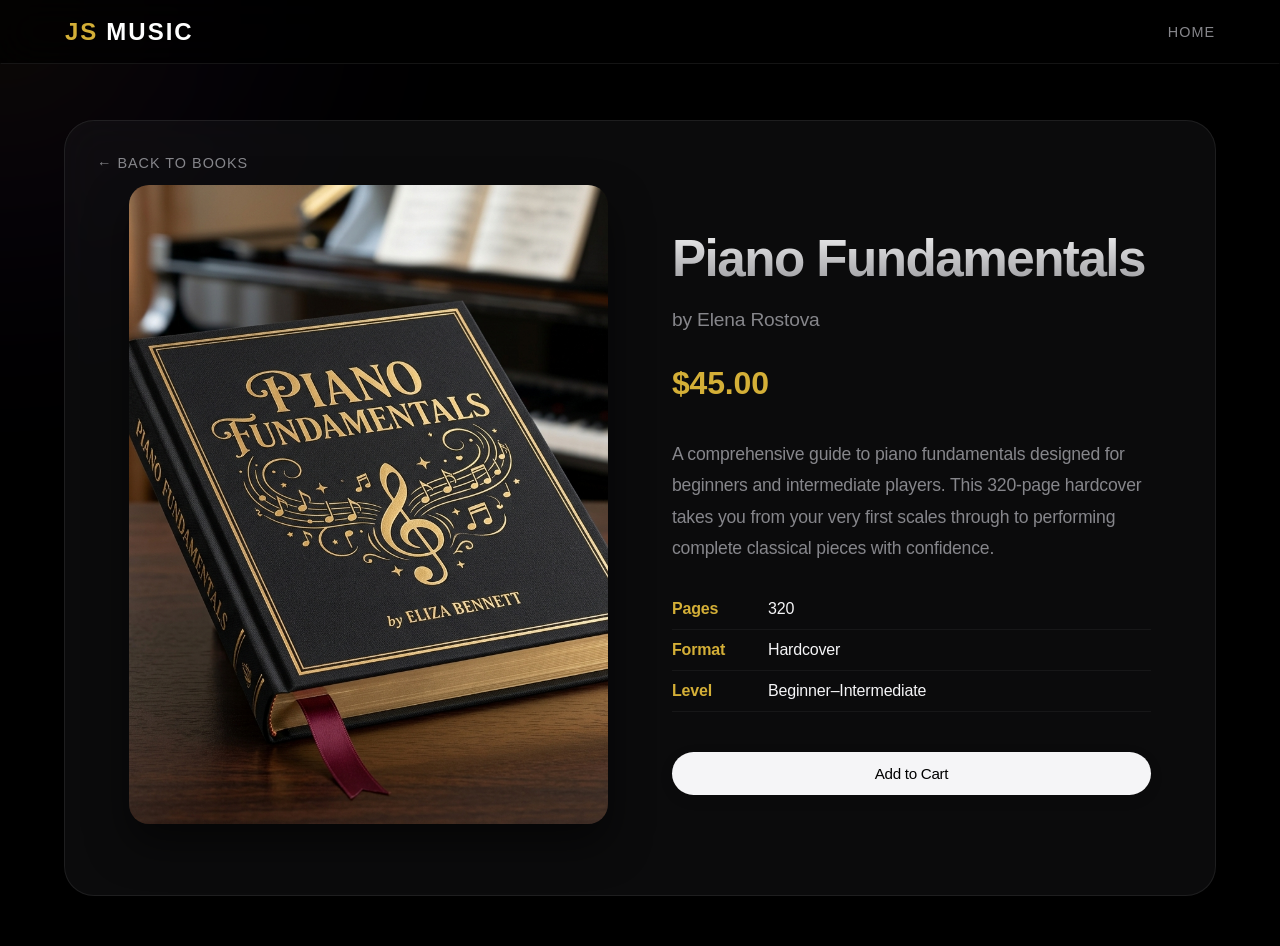
<file: book-details.html>
<!DOCTYPE html>
<html lang="en">
<head>
    <meta charset="UTF-8">
    <meta name="viewport" content="width=device-width, initial-scale=1.0">
    <title>Book Details | JS Music</title>
    
    <!-- Google Fonts -->
    <link rel="preconnect" href="https://fonts.googleapis.com">
    <link rel="preconnect" href="https://fonts.gstatic.com" crossorigin>
    <link href="https://fonts.googleapis.com/css2?family=Inter:wght@300;400;600;700&family=Playfair+Display:ital,wght@0,400;0,700;1,400&display=swap" rel="stylesheet">
    
    <link rel="stylesheet" href="styles.css">
    
    <!-- GSAP for Animations -->
    <script src="https://cdnjs.cloudflare.com/ajax/libs/gsap/3.12.2/gsap.min.js"></script>
    <style>
        .book-details-page {
            padding: 120px 5% 50px;
            min-height: 100vh;
            display: flex;
            align-items: center;
            justify-content: center;
        }
        
        .book-details-container {
            max-width: 1200px;
            width: 100%;
            display: grid;
            grid-template-columns: 1fr 1fr;
            gap: 4rem;
            align-items: center;
            background: var(--card-bg);
            border: 1px solid var(--border-color);
            border-radius: 30px;
            padding: 4rem;
            backdrop-filter: blur(20px);
            opacity: 0;
            transform: translateY(30px);
        }

        .back-btn {
            position: absolute;
            top: 2rem;
            left: 2rem;
            color: var(--text-secondary);
            text-decoration: none;
            display: flex;
            align-items: center;
            gap: 0.5rem;
            transition: color 0.3s ease;
            font-size: 0.9rem;
            text-transform: uppercase;
            letter-spacing: 1px;
        }

        .back-btn:hover {
            color: var(--accent);
        }

        .book-details-img {
            width: 100%;
            border-radius: 20px;
            box-shadow: 0 20px 40px rgba(0,0,0,0.5);
            aspect-ratio: 3/4;
            object-fit: cover;
        }
        
        .book-placeholder {
            width: 100%;
            aspect-ratio: 3/4;
            border-radius: 20px;
            display: flex;
            align-items: center;
            justify-content: center;
            text-align: center;
            padding: 20px;
            border: 1px solid var(--accent);
            box-shadow: 0 20px 40px rgba(0,0,0,0.5);
        }

        .book-info-large h1 {
            font-size: clamp(2.5rem, 4vw, 3.5rem);
            margin-bottom: 0.5rem;
        }

        .book-info-large .author {
            color: var(--text-secondary);
            font-size: 1.2rem;
            margin-bottom: 1.5rem;
            display: block;
        }

        .book-info-large .price {
            font-size: 2rem;
            color: var(--accent);
            font-weight: 700;
            margin-bottom: 2rem;
        }

        .book-info-large p {
            color: var(--text-secondary);
            line-height: 1.8;
            margin-bottom: 1.5rem;
            font-size: 1.1rem;
        }

        .book-info-large ul {
            list-style: none;
            margin-bottom: 2.5rem;
        }

        .book-info-large ul li {
            padding: 0.5rem 0;
            border-bottom: 1px solid rgba(255,255,255,0.05);
            display: flex;
            gap: 1rem;
        }

        .book-info-large ul li span {
            color: var(--accent);
            font-weight: 600;
            min-width: 80px;
        }

        @media (max-width: 900px) {
            .book-details-container {
                grid-template-columns: 1fr;
                padding: 2.5rem;
            }
            .book-details-img, .book-placeholder {
                max-width: 400px;
                margin: 0 auto;
            }
        }
    </style>
</head>
<body>
    <div id="ambient-glow"></div>

    <!-- Navigation -->
    <nav class="scrolled">
        <a href="index.html" class="logo">
            <span class="text-gold">JS</span> MUSIC
        </a>
        <ul class="nav-links">
            <li><a href="index.html">Home</a></li>
            <li class="cart-nav-item" id="cart-nav-item"><a href="#" id="cart-nav-btn" class="text-gold" style="font-weight: 600;">🛒 Cart (<span id="cart-count">0</span>)</a></li>
        </ul>
    </nav>

    <div class="book-details-page">
        <div class="book-details-container" id="book-container" style="position: relative;">
            <a href="index.html#books" class="back-btn">← Back to Books</a>
            
            <div id="book-image-wrapper">
                <!-- Image injected here -->
            </div>
            
            <div class="book-info-large" id="book-info">
                <!-- Info injected here -->
            </div>
        </div>
    </div>

    <!-- Cart Modal from main page -->
    <div class="cart-overlay" id="cart-overlay"></div>
    <div class="cart-modal" id="cart-modal">
        <div class="cart-content">
            <button class="close-cart" id="close-cart">&times;</button>
            <h2 class="text-gradient" style="margin-bottom: 2rem;">Your Cart</h2>
            
            <div class="cart-items" id="cart-items">
                <p class="empty-cart">Your cart is empty.</p>
            </div>
            
            <div class="cart-summary" id="cart-summary" style="display: none;">
                <div class="cart-total" style="font-size: 1.5rem; font-weight: bold; margin: 1.5rem 0; border-top: 1px solid rgba(255,255,255,0.1); padding-top: 1rem;">
                    Total: <span class="text-gold">$<span id="cart-total-amount">0.00</span></span>
                </div>
                
                <h3 style="margin-bottom:1rem; font-family: var(--font-main);">Secure Checkout</h3>
                <form class="checkout-form" id="checkout-form">
                    <input type="text" class="form-input" placeholder="Cardholder Name" required style="margin-bottom: 1rem;">
                    <input type="text" class="form-input" placeholder="Card Number (Dummy 16 digits)" required pattern="\d{16}" title="Please enter 16 digits" style="margin-bottom: 1rem;">
                    <div style="display:flex; gap:1rem; margin-bottom: 1rem;">
                        <input type="text" class="form-input" placeholder="MM/YY" required pattern="\d\d/\d\d" title="MM/YY">
                        <input type="text" class="form-input" placeholder="CVC" required pattern="\d{3,4}">
                    </div>
                    <button type="submit" class="btn btn-primary" style="width:100%; text-align:center;">Pay Now</button>
                </form>
            </div>
        </div>
    </div>

    <!-- Toast Notification for Adding to Cart -->
    <div id="toast-container" style="position: fixed; bottom: 2rem; right: 2rem; z-index: 9999; display: flex; flex-direction: column; gap: 1rem;"></div>

    <script>
        const booksDatabase = {
            '1': {
                title: "Piano Fundamentals",
                author: "Elena Rostova",
                price: 45.00,
                image: "book_cover1_1779692282630.png",
                desc: "A comprehensive guide to piano fundamentals designed for beginners and intermediate players. This 320-page hardcover takes you from your very first scales through to performing complete classical pieces with confidence.",
                pages: "320",
                format: "Hardcover",
                level: "Beginner–Intermediate"
            },
            '2': {
                title: "Theory Mastery",
                author: "Dr. James Sterling",
                price: 55.00,
                image: "book_cover2_1779692402401.png",
                desc: "The definitive music theory textbook used in our advanced classes. Dr. Sterling breaks down complex theoretical concepts into intuitive, easy-to-understand lessons with practical exercises throughout.",
                pages: "480",
                format: "Hardcover",
                level: "Intermediate–Advanced"
            },
            '3': {
                title: "Strings & Harmony",
                author: "Marcus Chen",
                price: 40.00,
                isGradient: true,
                gradient: "linear-gradient(135deg, #4a0000, #1a0000)",
                desc: "A beautifully illustrated guide to string instruments and harmonic theory. This book bridges the gap between guitar and orchestral string knowledge, giving you a holistic understanding of string-based music.",
                pages: "280",
                format: "Paperback",
                level: "All Levels"
            },
            '4': {
                title: "Rhythm & Soul",
                author: "Sarah Jenkins",
                price: 35.00,
                isGradient: true,
                gradient: "linear-gradient(135deg, #001a0d, #000a05)",
                desc: "Explore the rhythmic foundations of music across genres — from classical time signatures to jazz syncopation, gospel grooves, and contemporary beats. An essential read for any aspiring musician.",
                pages: "250",
                format: "Paperback",
                level: "Beginner–Intermediate"
            }
        };

        document.addEventListener("DOMContentLoaded", () => {
            const urlParams = new URLSearchParams(window.location.search);
            const bookId = urlParams.get('id') || '1'; // default to 1
            const book = booksDatabase[bookId];

            if (book) {
                // Set Image
                const imgWrapper = document.getElementById('book-image-wrapper');
                if (book.isGradient) {
                    imgWrapper.innerHTML = `
                        <div class="book-placeholder" style="background: ${book.gradient};">
                            <h4 style="color: #d4af37; font-family: 'Playfair Display'; font-size: 2rem; text-transform: uppercase;">${book.title.replace(' & ', '<br>&<br>')}</h4>
                        </div>
                    `;
                } else {
                    imgWrapper.innerHTML = `<img src="${book.image}" alt="${book.title}" class="book-details-img">`;
                }

                // Set Info
                const infoWrapper = document.getElementById('book-info');
                infoWrapper.innerHTML = `
                    <h1 class="text-gradient">${book.title}</h1>
                    <span class="author">by ${book.author}</span>
                    <div class="price">$${book.price.toFixed(2)}</div>
                    <p>${book.desc}</p>
                    <ul>
                        <li><span>Pages</span> ${book.pages}</li>
                        <li><span>Format</span> ${book.format}</li>
                        <li><span>Level</span> ${book.level}</li>
                    </ul>
                    <button class="btn btn-primary add-to-cart-detail" style="width: 100%; text-align: center;">Add to Cart</button>
                `;

                // Add to Cart Logic
                document.querySelector('.add-to-cart-detail').addEventListener('click', (e) => {
                    const btn = e.target;
                    
                    // Add to localStorage cart to sync with index.html
                    let currentCart = JSON.parse(localStorage.getItem('jsmusic_cart') || '[]');
                    currentCart.push({ title: book.title, price: book.price });
                    localStorage.setItem('jsmusic_cart', JSON.stringify(currentCart));
                    
                    updateLocalCartUI();

                    const originalText = btn.innerText;
                    btn.innerText = "Added!";
                    btn.style.backgroundColor = "#4caf50";
                    btn.style.color = "#fff";
                    
                    setTimeout(() => {
                        btn.innerText = originalText;
                        btn.style.backgroundColor = "";
                        btn.style.color = "";
                    }, 1000);
                });
            }

            // Animate In
            gsap.to(".book-details-container", {
                y: 0,
                opacity: 1,
                duration: 1,
                ease: "power4.out"
            });
        });

        // Simplified Cart sync for details page
        function updateLocalCartUI() {
            let currentCart = JSON.parse(localStorage.getItem('jsmusic_cart') || '[]');
            const cartCount = document.getElementById('cart-count');
            const cartNavItem = document.getElementById('cart-nav-item');
            
            if (cartCount) cartCount.innerText = currentCart.length;
            if (cartNavItem) {
                if (currentCart.length > 0) {
                    cartNavItem.style.display = 'block';
                } else {
                    cartNavItem.style.display = 'none';
                }
            }
        }
        
        updateLocalCartUI();
        
        // Cart toggle logic
        document.getElementById('cart-nav-btn').addEventListener('click', (e) => {
            e.preventDefault();
            document.getElementById('cart-modal').classList.add('active');
            document.getElementById('cart-overlay').classList.add('active');
            renderCartContent();
        });

        document.getElementById('close-cart').addEventListener('click', () => {
            document.getElementById('cart-modal').classList.remove('active');
            document.getElementById('cart-overlay').classList.remove('active');
        });

        document.getElementById('cart-overlay').addEventListener('click', () => {
            document.getElementById('cart-modal').classList.remove('active');
            document.getElementById('cart-overlay').classList.remove('active');
        });

        function renderCartContent() {
            let currentCart = JSON.parse(localStorage.getItem('jsmusic_cart') || '[]');
            const cartItemsContainer = document.getElementById('cart-items');
            const cartSummary = document.getElementById('cart-summary');
            const cartTotalAmount = document.getElementById('cart-total-amount');

            if (currentCart.length === 0) {
                cartItemsContainer.innerHTML = '<p class="empty-cart">Your cart is empty.</p>';
                cartSummary.style.display = 'none';
            } else {
                cartItemsContainer.innerHTML = '';
                let total = 0;
                
                currentCart.forEach((item, index) => {
                    total += item.price;
                    const itemEl = document.createElement('div');
                    itemEl.className = 'cart-item';
                    itemEl.innerHTML = `
                        <div>
                            <div class="cart-item-title">${item.title}</div>
                            <div class="cart-item-price">$${item.price.toFixed(2)}</div>
                        </div>
                        <button class="remove-item" data-index="${index}" style="background:none; border:none; color:var(--text-secondary); cursor:pointer;">Remove</button>
                    `;
                    cartItemsContainer.appendChild(itemEl);
                });
                
                cartTotalAmount.innerText = total.toFixed(2);
                cartSummary.style.display = 'block';
                
                document.querySelectorAll('.remove-item').forEach(btn => {
                    btn.addEventListener('click', (e) => {
                        const idx = e.target.getAttribute('data-index');
                        currentCart.splice(idx, 1);
                        localStorage.setItem('jsmusic_cart', JSON.stringify(currentCart));
                        updateLocalCartUI();
                        renderCartContent();
                    });
                });
            }
        }

        // Ambient Glow Tracker
        const ambientGlow = document.getElementById('ambient-glow');
        if (ambientGlow) {
            window.addEventListener('mousemove', (e) => {
                gsap.to(ambientGlow, {
                    left: e.clientX,
                    top: e.clientY,
                    duration: 0.8,
                    ease: "power2.out",
                    overwrite: "auto"
                });
            });
        }

        // 3D Tilt for Book Details Container
        const container = document.getElementById('book-container');
        if (container) {
            container.addEventListener('mousemove', (e) => {
                const { width, height, left, top } = container.getBoundingClientRect();
                const x = e.clientX - left - width / 2;
                const y = e.clientY - top - height / 2;
                
                const tiltX = (y / (height / 2)) * -4;
                const tiltY = (x / (width / 2)) * 4;
                
                gsap.to(container, {
                    rotateX: tiltX,
                    rotateY: tiltY,
                    transformPerspective: 1000,
                    duration: 0.5,
                    ease: "power2.out",
                    overwrite: "auto"
                });
            });
            
            container.addEventListener('mouseleave', () => {
                gsap.to(container, {
                    rotateX: 0,
                    rotateY: 0,
                    duration: 0.8,
                    ease: "power2.out",
                    overwrite: "auto"
                });
            });
        }
    </script>
</body>
</html>
</file>
<file: styles.css>
:root {
    --bg-color: #000000;
    --text-primary: #f5f5f7;
    --text-secondary: #86868b;
    --accent: #d4af37;
    --accent-hover: #f3d05e;
    --card-bg: rgba(28, 28, 30, 0.4);
    --border-color: rgba(255, 255, 255, 0.08);
    --font-main: -apple-system, BlinkMacSystemFont, "Segoe UI", Roboto, Helvetica, Arial, sans-serif;
    --font-serif: -apple-system, BlinkMacSystemFont, "Segoe UI", Roboto, Helvetica, Arial, sans-serif;
}

* {
    margin: 0;
    padding: 0;
    box-sizing: border-box;
}

html {
    scroll-behavior: smooth;
}

/* ========== CUSTOM SCROLLBAR ========== */
::-webkit-scrollbar {
    width: 10px;
}

::-webkit-scrollbar-track {
    background: var(--bg-color);
}

::-webkit-scrollbar-thumb {
    background: #333;
    border-radius: 5px;
}

::-webkit-scrollbar-thumb:hover {
    background: var(--accent);
}

body {
    background-color: var(--bg-color);
    color: var(--text-primary);
    font-family: var(--font-main);
    overflow-x: hidden;
    line-height: 1.5;
    letter-spacing: -0.011em;
    -webkit-font-smoothing: antialiased;
}

h1, h2, h3, h4, h5, h6 {
    font-family: var(--font-serif);
    font-weight: 700;
    letter-spacing: -0.03em;
}

.text-gradient {
    background: linear-gradient(180deg, #fff 0%, #86868b 100%);
    -webkit-background-clip: text;
    -webkit-text-fill-color: transparent;
    background-clip: text;
}

.text-gold {
    color: var(--accent);
}

/* ========== NAVIGATION ========== */
nav {
    position: fixed;
    top: 0;
    left: 50%;
    transform: translateX(-50%);
    width: 100%;
    max-width: 1200px;
    padding: 1.2rem 2.5rem;
    margin-top: 1rem;
    display: flex;
    justify-content: space-between;
    align-items: center;
    z-index: 100;
    transition: background-color 0.4s cubic-bezier(0.165, 0.84, 0.44, 1), 
                backdrop-filter 0.4s cubic-bezier(0.165, 0.84, 0.44, 1), 
                border 0.4s cubic-bezier(0.165, 0.84, 0.44, 1), 
                max-width 0.4s cubic-bezier(0.165, 0.84, 0.44, 1), 
                margin-top 0.4s cubic-bezier(0.165, 0.84, 0.44, 1), 
                border-radius 0.4s cubic-bezier(0.165, 0.84, 0.44, 1), 
                padding 0.4s cubic-bezier(0.165, 0.84, 0.44, 1);
    border-radius: 999px;
    border: 1px solid transparent;
}

nav.scrolled {
    background-color: rgba(0, 0, 0, 0.7);
    backdrop-filter: blur(20px);
    -webkit-backdrop-filter: blur(20px);
    border: 1px solid transparent;
    border-bottom: 1px solid var(--border-color);
    max-width: 100%;
    margin-top: 0;
    border-radius: 0;
    padding: 0.8rem 5%;
}

.logo {
    font-family: var(--font-serif);
    font-size: 1.5rem;
    font-weight: 700;
    letter-spacing: 2px;
    color: #fff;
    text-decoration: none;
    display: flex;
    align-items: center;
    gap: 0.5rem;
}

.nav-links {
    display: flex;
    gap: 2rem;
    list-style: none;
    align-items: center;
}

.nav-links a {
    color: var(--text-secondary);
    text-decoration: none;
    font-size: 0.9rem;
    letter-spacing: 1px;
    text-transform: uppercase;
    transition: color 0.3s ease;
}

.nav-links a:hover {
    color: #fff;
}

/* Cart Nav - hidden by default, shown via JS */
.cart-nav-item {
    display: none;
}

.cart-nav-item.has-items {
    display: block;
}

/* Hamburger Menu */
.hamburger {
    display: none;
    flex-direction: column;
    gap: 5px;
    cursor: pointer;
    z-index: 200;
    background: none;
    border: none;
    padding: 5px;
}

.hamburger span {
    width: 25px;
    height: 2px;
    background: #fff;
    transition: all 0.3s ease;
}

.hamburger.active span:nth-child(1) {
    transform: rotate(45deg) translateY(5px) translateX(5px);
}

.hamburger.active span:nth-child(2) {
    opacity: 0;
}

.hamburger.active span:nth-child(3) {
    transform: rotate(-45deg) translateY(-5px) translateX(5px);
}

/* ========== BUTTONS ========== */
.btn {
    display: inline-block;
    padding: 0.8rem 2rem;
    border-radius: 999px;
    text-decoration: none;
    font-size: 0.95rem;
    font-weight: 500;
    letter-spacing: -0.3px;
    transition: all 0.4s cubic-bezier(0.165, 0.84, 0.44, 1);
    cursor: pointer;
    border: none;
    font-family: var(--font-main);
    box-shadow: 0 4px 14px 0 rgba(0,0,0,0.1);
}

.btn-primary {
    background-color: var(--text-primary);
    color: #000;
}

.btn-primary:hover {
    background-color: #fff;
    transform: scale(1.02);
    box-shadow: 0 6px 20px rgba(255,255,255,0.15);
}

.btn-outline {
    background-color: rgba(255,255,255,0.05);
    color: var(--text-primary);
    border: 1px solid rgba(255, 255, 255, 0.1);
    backdrop-filter: blur(10px);
}

.btn-outline:hover {
    border-color: rgba(255, 255, 255, 0.3);
    background-color: rgba(255, 255, 255, 0.1);
    transform: scale(1.02);
}

.btn-sm {
    padding: 0.6rem 1.5rem;
    font-size: 0.8rem;
}

/* ========== HERO SECTION ========== */
.hero {
    position: relative;
    height: 100vh;
    display: flex;
    align-items: center;
    justify-content: center;
    overflow: hidden;
}

.hero-piano-container {
    position: absolute;
    top: 0;
    left: 0;
    width: 100%;
    height: 100%;
    z-index: -2;
    background-color: #050505;
    overflow: hidden;
    perspective: 1500px;
}

.hero-piano {
    position: absolute;
    bottom: -15vh;
    left: 50%;
    transform: translateX(-50%) rotateX(60deg);
    transform-style: preserve-3d;
    display: flex;
    justify-content: center;
    width: 150vw;
    padding: 30px 10px;
    background: #0a0a0a;
    border-radius: 10px;
    box-shadow: 0 -20px 100px rgba(0,0,0,1);
}

.hero-piano::before {
    content: '';
    position: absolute;
    top: -200px;
    left: 0;
    width: 100%;
    height: 200px;
    background: linear-gradient(to top, #111, #000);
    transform: rotateX(-90deg);
    transform-origin: bottom;
    box-shadow: inset 0 -10px 50px rgba(0,0,0,0.8);
}

.piano-key {
    position: relative;
    border-radius: 0 0 5px 5px;
    transition: transform 0.1s ease, background-color 0.1s ease;
    box-sizing: border-box;
    transform-origin: top;
    flex-shrink: 0;
}

.piano-key.white {
    width: 4vw;
    max-width: 60px;
    height: 25vh;
    max-height: 250px;
    background: linear-gradient(to bottom, #f9f9f9, #d9d9d9);
    border: 1px solid #999;
    z-index: 1;
    box-shadow: inset 0 -2px 5px rgba(0,0,0,0.1), 0 5px 15px rgba(0,0,0,0.5);
}

.piano-key.black {
    width: 2.4vw;
    max-width: 36px;
    height: 15vh;
    max-height: 150px;
    background: linear-gradient(to bottom, #333, #000);
    z-index: 2;
    margin-left: -1.2vw;
    margin-right: -1.2vw;
    border: 1px solid #000;
    box-shadow: inset 0 -2px 5px rgba(255,255,255,0.1), 0 5px 10px rgba(0,0,0,0.8);
}

@media (min-width: 1500px) {
    .piano-key.black {
        margin-left: -18px;
        margin-right: -18px;
    }
}

.piano-key.white.active {
    transform: rotateX(-4deg);
    background: #e8dbcc;
    box-shadow: inset 0 -1px 3px rgba(0,0,0,0.2), 0 2px 5px rgba(0,0,0,0.5);
}

.piano-key.black.active {
    transform: rotateX(-4deg);
    background: #1a1a1a;
    box-shadow: inset 0 -1px 3px rgba(255,255,255,0.1), 0 2px 5px rgba(0,0,0,0.8);
}

.hero-overlay {
    position: absolute;
    top: 0;
    left: 0;
    width: 100%;
    height: 100%;
    background: radial-gradient(circle at center, rgba(5,5,5,0.4) 0%, rgba(5,5,5,0.9) 100%);
    z-index: 0;
}

.hero-content {
    text-align: center;
    max-width: 800px;
    padding: 0 20px;
    z-index: 1;
}

.hero h1 {
    font-size: clamp(2.5rem, 8vw, 6rem);
    line-height: 1.1;
    margin-bottom: 1.5rem;
    opacity: 0;
    transform: translateY(30px);
}

.hero p {
    font-size: clamp(1rem, 2vw, 1.5rem);
    color: var(--text-secondary);
    margin-bottom: 2.5rem;
    opacity: 0;
    transform: translateY(30px);
}

.hero .btn-group {
    opacity: 0;
    transform: translateY(30px);
    display: flex;
    gap: 1rem;
    justify-content: center;
    flex-wrap: wrap;
}

/* ========== SECTIONS ========== */
.section {
    padding: 120px 5%;
    position: relative;
}

.section-header {
    text-align: center;
    margin-bottom: 5rem;
}

.section-header h2 {
    font-size: clamp(2rem, 5vw, 4rem);
    margin-bottom: 1rem;
}

.section-header p {
    color: var(--text-secondary);
    font-size: clamp(1rem, 1.5vw, 1.2rem);
    max-width: 700px;
    margin: 0 auto;
}

/* ========== ABOUT SECTION ========== */
.about-container {
    max-width: 1200px;
    margin: 0 auto;
    display: grid;
    grid-template-columns: 1fr 1fr;
    gap: 4rem;
    align-items: center;
}

.about-text h2 {
    font-size: clamp(2rem, 5vw, 3.5rem);
    margin-bottom: 2rem;
}

.about-text p {
    font-size: 1.1rem;
    color: var(--text-secondary);
    margin-bottom: 1.5rem;
    line-height: 1.8;
}

.about-image-wrapper {
    position: relative;
    border-radius: 20px;
    overflow: hidden;
    aspect-ratio: 4/5;
}

.about-image {
    width: 100%;
    height: 100%;
    object-fit: cover;
}

.image-overlay {
    position: absolute;
    top: 0;
    left: 0;
    width: 100%;
    height: 100%;
    background: linear-gradient(to top, rgba(0,0,0,0.8), transparent);
}

/* About Features Grid */
.about-features {
    display: grid;
    grid-template-columns: repeat(auto-fit, minmax(250px, 1fr));
    gap: 2rem;
    max-width: 1200px;
    margin: 5rem auto 0;
}

.about-feature {
    background: var(--card-bg);
    border: 1px solid var(--border-color);
    border-radius: 15px;
    padding: 2rem;
    text-align: center;
    transition: transform 0.6s cubic-bezier(0.165, 0.84, 0.44, 1), border-color 0.4s ease;
    display: flex;
    flex-direction: column;
}

.about-feature:hover {
    transform: translateY(-5px);
    border-color: var(--accent);
}

.about-feature-icon {
    font-size: 2.5rem;
    margin-bottom: 1rem;
}

.about-feature h4 {
    font-size: 1.2rem;
    margin-bottom: 0.5rem;
    color: var(--text-primary);
}

.about-feature p {
    color: var(--text-secondary);
    font-size: 0.95rem;
    flex-grow: 1;
}

/* ========== TUTOR SECTION ========== */
.tutor-section {
    max-width: 1200px;
    margin: 6rem auto 0;
}

.tutor-profile {
    display: grid;
    grid-template-columns: 300px 1fr;
    gap: 3rem;
    background: var(--card-bg);
    border: 1px solid var(--border-color);
    border-radius: 25px;
    padding: 3rem;
    align-items: center;
}

.tutor-image-wrapper {
    width: 100%;
    aspect-ratio: 1;
    border-radius: 20px;
    overflow: hidden;
    border: 2px solid var(--accent);
}

.tutor-image-wrapper img {
    width: 100%;
    height: 100%;
    object-fit: cover;
}

.tutor-details h3 {
    font-size: 2rem;
    margin-bottom: 0.5rem;
    color: #fff;
}

.tutor-details .tutor-title {
    color: var(--accent);
    font-size: 1rem;
    margin-bottom: 1.5rem;
    display: block;
}

.tutor-details p {
    color: var(--text-secondary);
    margin-bottom: 1rem;
    line-height: 1.7;
    font-size: 1rem;
}

.tutor-stats {
    display: flex;
    gap: 2rem;
    margin: 1.5rem 0;
    flex-wrap: wrap;
}

.tutor-stat {
    text-align: center;
}

.tutor-stat .stat-number {
    font-size: 2rem;
    color: var(--accent);
    font-weight: 700;
    font-family: var(--font-serif);
    display: block;
}

.tutor-stat .stat-label {
    color: var(--text-secondary);
    font-size: 0.85rem;
    text-transform: uppercase;
    letter-spacing: 1px;
}

.btn-download {
    display: inline-flex;
    align-items: center;
    gap: 0.5rem;
    padding: 0.8rem 2rem;
    border-radius: 30px;
    background: transparent;
    border: 1px solid var(--accent);
    color: var(--accent);
    font-size: 0.9rem;
    text-decoration: none;
    transition: all 0.3s ease;
    margin-top: 0.5rem;
    cursor: pointer;
    font-family: var(--font-main);
}

.btn-download:hover {
    background: var(--accent);
    color: #000;
}

/* Certificates Grid */
.certificates-container {
    margin-top: 6rem;
}

.certificates-container > h3 {
    text-align: center;
    font-size: clamp(1.8rem, 4vw, 2.5rem);
    margin-bottom: 3rem;
}

.certificates-grid {
    display: grid;
    grid-template-columns: repeat(auto-fit, minmax(250px, 1fr));
    gap: 2rem;
    max-width: 1200px;
    margin: 0 auto;
}

.cert-card {
    background: var(--card-bg);
    border: 1px solid var(--border-color);
    border-radius: 15px;
    padding: 2rem;
    text-align: center;
    position: relative;
    overflow: hidden;
    transition: transform 0.6s cubic-bezier(0.165, 0.84, 0.44, 1), border-color 0.4s ease;
    display: flex;
    flex-direction: column;
}

.cert-card:hover {
    transform: translateY(-5px);
    border-color: var(--accent);
}

.cert-icon {
    font-size: 2.5rem;
    margin-bottom: 1rem;
}

.cert-card h4 {
    color: var(--text-primary);
    font-size: 1.2rem;
    margin-bottom: 0.5rem;
}

.cert-card p {
    color: var(--text-secondary);
    font-size: 0.9rem;
    flex-grow: 1;
}

.cert-ribbon {
    position: absolute;
    top: 15px;
    right: -30px;
    background: var(--accent);
    color: #000;
    font-weight: bold;
    font-size: 0.7rem;
    padding: 5px 30px;
    transform: rotate(45deg);
    text-transform: uppercase;
}

/* ========== COURSES SECTION ========== */
.courses-section {
    background-color: var(--bg-color);
}

.courses-grid {
    display: grid;
    grid-template-columns: repeat(auto-fit, minmax(300px, 1fr));
    gap: 2.5rem;
    max-width: 1200px;
    margin: 0 auto;
}

.course-card {
    background: var(--card-bg);
    border: 1px solid var(--border-color);
    border-radius: 24px;
    overflow: hidden;
    backdrop-filter: blur(20px);
    -webkit-backdrop-filter: blur(20px);
    transition: all 0.6s cubic-bezier(0.165, 0.84, 0.44, 1);
    display: flex;
    flex-direction: column;
    transform-style: preserve-3d;
}

.course-card:hover {
    border-color: rgba(212, 175, 55, 0.5);
    box-shadow: 0 20px 50px rgba(0,0,0,0.6);
    transform: translateY(-8px) scale(1.01);
}

.course-image-wrapper {
    width: 100%;
    height: 220px;
    overflow: hidden;
    background: #111;
}

.course-image {
    width: 100%;
    height: 100%;
    object-fit: cover;
    transition: transform 0.5s ease;
}

.course-card:hover .course-image {
    transform: scale(1.05);
}

.course-content {
    padding: 2rem;
    display: flex;
    flex-direction: column;
    flex-grow: 1;
}

.course-card h3 {
    font-size: 1.6rem;
    margin-bottom: 1rem;
    color: #fff;
    letter-spacing: -0.5px;
}

.course-card p {
    color: var(--text-secondary);
    line-height: 1.7;
    margin-bottom: 1rem;
}

.course-details-list {
    list-style: none;
    padding: 0;
    margin: 1.5rem 0;
}

.course-details-list li {
    color: var(--text-secondary);
    padding: 0.5rem 0;
    border-bottom: 1px solid rgba(255,255,255,0.05);
    display: flex;
    align-items: center;
    gap: 0.5rem;
    font-size: 0.95rem;
}

.course-details-list li .detail-label {
    color: var(--accent);
    font-weight: 600;
    min-width: 100px;
}

.course-book-btn {
    margin-top: auto;
    width: 100%;
    text-align: center;
}

/* ========== BOOKS SECTION ========== */
.books-section {
    background-color: var(--bg-color);
}

.books-grid {
    display: grid;
    grid-template-columns: repeat(auto-fit, minmax(280px, 1fr));
    gap: 2.5rem;
    max-width: 1400px;
    margin: 0 auto;
}

.book-card {
    background: var(--card-bg);
    border: 1px solid var(--border-color);
    border-radius: 24px;
    padding: 2rem;
    transition: transform 0.4s cubic-bezier(0.165, 0.84, 0.44, 1), box-shadow 0.4s ease;
    display: flex;
    flex-direction: column;
    backdrop-filter: blur(20px);
    -webkit-backdrop-filter: blur(20px);
    transform-style: preserve-3d;
}

.book-card:hover {
    transform: translateY(-10px);
    box-shadow: 0 20px 40px rgba(0,0,0,0.5);
    border-color: rgba(212, 175, 55, 0.3);
}

.book-image-container {
    width: 100%;
    aspect-ratio: 3/4;
    border-radius: 10px;
    overflow: hidden;
    margin-bottom: 1.5rem;
    background: #111;
}

.book-image {
    width: 100%;
    height: 100%;
    object-fit: cover;
    transition: transform 0.7s ease;
}

.book-card:hover .book-image {
    transform: scale(1.05);
}

.book-info {
    flex-grow: 1;
    display: flex;
    flex-direction: column;
}

.book-title {
    font-size: 1.4rem;
    margin-bottom: 0.5rem;
}

.book-author {
    color: var(--text-secondary);
    font-size: 0.9rem;
    margin-bottom: 1rem;
}

.book-price {
    font-size: 1.25rem;
    color: var(--accent);
    font-weight: 600;
    margin-bottom: 1rem;
    margin-top: auto;
}

.book-actions {
    display: flex;
    gap: 0.8rem;
    flex-wrap: wrap;
}

.book-actions .btn {
    padding: 0.7rem 1.2rem;
    flex: 1;
    text-align: center;
    min-width: 120px;
}

/* Book Details Expandable */
.book-details {
    max-height: 0;
    overflow: hidden;
    transition: max-height 0.5s ease, padding 0.3s ease;
    border-top: 0px solid transparent;
}

.book-details.expanded {
    max-height: 500px;
    padding-top: 1rem;
    margin-top: 1rem;
    border-top: 1px solid var(--border-color);
}

.book-details-content {
    color: var(--text-secondary);
    font-size: 0.95rem;
    line-height: 1.7;
}

.book-details-content h5 {
    color: var(--text-primary);
    font-size: 1rem;
    margin-bottom: 0.5rem;
    font-family: var(--font-main);
    font-weight: 600;
}

.book-details-content p {
    margin-bottom: 0.8rem;
}

.book-details-content ul {
    list-style: none;
    padding: 0;
}

.book-details-content ul li {
    padding: 0.3rem 0;
    padding-left: 1rem;
    position: relative;
}

.book-details-content ul li::before {
    content: '\2022';
    color: var(--accent);
    position: absolute;
    left: 0;
}

/* ========== CONTACT / TRIAL SECTION ========== */
.trial-section {
    position: relative;
    padding: 120px 5%;
    background: linear-gradient(to bottom, #0a0a0a, #000);
}

.trial-container {
    max-width: 1000px;
    margin: 0 auto;
    background: var(--card-bg);
    border: 1px solid var(--border-color);
    border-radius: 30px;
    padding: 4rem;
    backdrop-filter: blur(20px);
    display: grid;
    grid-template-columns: 1fr 1fr;
    gap: 4rem;
}

.trial-info h2 {
    font-size: clamp(2rem, 4vw, 3rem);
    margin-bottom: 1.5rem;
}

.trial-info p {
    color: var(--text-secondary);
    margin-bottom: 1.5rem;
    font-size: 1.05rem;
    line-height: 1.7;
}

.contact-form {
    display: flex;
    flex-direction: column;
    gap: 1.5rem;
}

.form-group {
    position: relative;
}

.form-input {
    width: 100%;
    padding: 1rem 0;
    background: transparent;
    border: none;
    border-bottom: 1px solid rgba(255,255,255,0.2);
    color: #fff;
    font-size: 1rem;
    font-family: var(--font-main);
    transition: border-color 0.3s ease;
}

.form-input:focus {
    outline: none;
    border-bottom-color: var(--accent);
}

.form-input::placeholder {
    color: transparent;
}

.form-label {
    position: absolute;
    top: 1rem;
    left: 0;
    color: var(--text-secondary);
    transition: all 0.3s ease;
    pointer-events: none;
}

.form-input:focus ~ .form-label,
.form-input:not(:placeholder-shown) ~ .form-label {
    top: -0.5rem;
    font-size: 0.8rem;
    color: var(--accent);
}

/* ========== FOOTER ========== */
footer {
    padding: 4rem 5% 2rem;
    border-top: 1px solid var(--border-color);
    text-align: center;
}

.footer-logo {
    font-family: var(--font-serif);
    font-size: 2rem;
    margin-bottom: 1rem;
}

.footer-links {
    display: flex;
    justify-content: center;
    gap: 2rem;
    margin-bottom: 2rem;
    flex-wrap: wrap;
}

.footer-links a {
    color: var(--text-secondary);
    text-decoration: none;
    transition: color 0.3s;
}

.footer-links a:hover {
    color: #fff;
}

.copyright {
    color: var(--text-secondary);
    font-size: 0.9rem;
}

/* ========== CART MODAL ========== */
.cart-overlay {
    position: fixed;
    top: 0;
    left: 0;
    width: 100%;
    height: 100%;
    background: rgba(0,0,0,0.7);
    backdrop-filter: blur(5px);
    z-index: 999;
    opacity: 0;
    pointer-events: none;
    transition: opacity 0.3s ease;
}

.cart-overlay.active {
    opacity: 1;
    pointer-events: all;
}

.cart-modal {
    position: fixed;
    top: 0;
    right: -420px;
    width: 400px;
    max-width: 90vw;
    height: 100vh;
    background: #0a0a0a;
    border-left: 1px solid var(--border-color);
    z-index: 1000;
    transition: right 0.4s cubic-bezier(0.165, 0.84, 0.44, 1);
    box-shadow: -10px 0 30px rgba(0,0,0,0.5);
    overflow-y: auto;
}

.cart-modal.active {
    right: 0;
}

.cart-content {
    padding: 2rem;
    display: flex;
    flex-direction: column;
    min-height: 100%;
}

.close-cart {
    background: transparent;
    border: none;
    color: #fff;
    font-size: 2rem;
    cursor: pointer;
    position: absolute;
    top: 1rem;
    right: 1.5rem;
    transition: color 0.3s ease;
}

.close-cart:hover {
    color: var(--accent);
}

.cart-item {
    display: flex;
    justify-content: space-between;
    align-items: center;
    padding: 1rem 0;
    border-bottom: 1px solid rgba(255,255,255,0.1);
}

.cart-item-title {
    font-weight: 600;
    margin-bottom: 0.2rem;
}

.cart-item-price {
    color: var(--accent);
}

.remove-item {
    background: transparent;
    border: none;
    color: var(--text-secondary);
    cursor: pointer;
    font-size: 0.8rem;
    text-transform: uppercase;
    font-family: var(--font-main);
}

.remove-item:hover {
    color: #ff4444;
}

.empty-cart {
    color: var(--text-secondary);
    text-align: center;
    padding: 2rem 0;
}

/* ========== UTILITY ANIMATIONS ========== */
.reveal-text {
    clip-path: polygon(0 0, 100% 0, 100% 100%, 0% 100%);
}

.gsap-reveal {
    visibility: hidden;
}

/* ========== RESPONSIVE: TABLET (max 900px) ========== */
@media (max-width: 900px) {
    .section {
        padding: 80px 5%;
    }

    .about-container {
        grid-template-columns: 1fr;
        gap: 2rem;
    }

    .about-image-wrapper {
        aspect-ratio: 16/9;
        max-height: 350px;
    }

    .trial-container {
        grid-template-columns: 1fr;
        padding: 2.5rem;
        gap: 2rem;
    }

    .tutor-profile {
        grid-template-columns: 1fr;
        text-align: center;
    }

    .tutor-image-wrapper {
        max-width: 250px;
        margin: 0 auto;
    }

    .tutor-stats {
        justify-content: center;
    }

    .tutor-details {
        text-align: center;
    }

    .nav-links {
        position: fixed;
        top: 0;
        right: -100%;
        width: 70%;
        max-width: 300px;
        height: 100vh;
        background: rgba(10,10,10,0.98);
        flex-direction: column;
        padding: 5rem 2rem 2rem;
        gap: 1.5rem;
        transition: right 0.3s ease;
        border-left: 1px solid var(--border-color);
    }

    .nav-links.active {
        right: 0;
    }

    .hamburger {
        display: flex;
    }

    .courses-grid {
        grid-template-columns: 1fr;
    }

    .books-grid {
        grid-template-columns: repeat(auto-fit, minmax(250px, 1fr));
        gap: 1.5rem;
    }

    .hero h1 {
        font-size: clamp(2.2rem, 7vw, 3.5rem);
    }

    .section-header {
        margin-bottom: 3rem;
    }
}

/* ========== RESPONSIVE: MOBILE (max 600px) ========== */
@media (max-width: 600px) {
    .section {
        padding: 60px 4%;
    }

    nav {
        padding: 1rem 4%;
    }

    .hero {
        min-height: 100svh;
    }

    .hero h1 {
        font-size: clamp(1.8rem, 8vw, 2.8rem);
    }

    .hero p {
        font-size: 1rem;
    }

    .hero .btn-group {
        flex-direction: column;
        align-items: center;
    }

    .hero .btn-group .btn {
        width: 80%;
        text-align: center;
    }

    .about-text h2 {
        font-size: 2rem;
    }

    .about-features {
        grid-template-columns: 1fr;
    }

    .certificates-grid {
        grid-template-columns: 1fr;
    }

    .tutor-profile {
        padding: 1.5rem;
    }

    .tutor-details h3 {
        font-size: 1.5rem;
    }

    .books-grid {
        grid-template-columns: 1fr;
    }

    .book-actions {
        flex-direction: column;
    }

    .book-actions .btn {
        width: 100%;
    }

    .trial-container {
        padding: 1.5rem;
        border-radius: 20px;
    }

    .trial-info h2 {
        font-size: 1.8rem;
    }

    .footer-links {
        flex-direction: column;
        gap: 1rem;
    }

    .section-header {
        margin-bottom: 2.5rem;
    }

    .section-header h2 {
        font-size: 2rem;
    }

    .course-content {
        padding: 1.5rem;
    }

    .cart-modal {
        width: 100%;
        max-width: 100vw;
        right: -100%;
    }
}

/* ========== RESPONSIVE: SMALL MOBILE (max 380px) ========== */
@media (max-width: 380px) {
    .hero h1 {
        font-size: 1.6rem;
    }

    .btn {
        padding: 0.8rem 1.5rem;
        font-size: 0.8rem;
    }

    .tutor-stats {
        gap: 1rem;
    }

    .tutor-stat .stat-number {
        font-size: 1.5rem;
    }
}

/* ========== NEW DESIGNS (Contact & Toasts) ========== */
.studio-info-card {
    background: rgba(25, 25, 25, 0.4);
    border: 1px solid rgba(255, 255, 255, 0.1);
    border-radius: 20px;
    padding: 2rem;
    margin-top: 2rem;
    display: flex;
    flex-direction: column;
    gap: 1.5rem;
}

.info-item {
    display: flex;
    align-items: flex-start;
    gap: 1rem;
}

.info-item .icon {
    font-size: 1.5rem;
}

.info-item strong {
    color: var(--accent);
    display: block;
    margin-bottom: 0.2rem;
    font-size: 1.1rem;
}

.info-item p {
    margin: 0;
    font-size: 0.95rem;
    line-height: 1.5;
}

.form-wrapper {
    position: relative;
    z-index: 1;
}

.glass-form {
    background: rgba(15, 15, 15, 0.6);
    backdrop-filter: blur(25px);
    border: 1px solid rgba(255, 255, 255, 0.1);
    border-radius: 25px;
    padding: 3rem;
    box-shadow: 0 30px 60px rgba(0,0,0,0.6), inset 0 1px 0 rgba(255,255,255,0.1);
}

.submit-btn {
    display: flex;
    align-items: center;
    justify-content: center;
    gap: 0.5rem;
    width: 100%;
    margin-top: 1.5rem;
}

.submit-btn svg {
    transition: transform 0.3s ease;
}

.submit-btn:hover svg {
    transform: translateX(5px);
}

/* Toast Notifications */
.toast-notification {
    background: rgba(20, 20, 20, 0.95);
    backdrop-filter: blur(10px);
    border-left: 4px solid var(--accent);
    color: #fff;
    padding: 1rem 1.5rem;
    border-radius: 8px;
    box-shadow: 0 10px 30px rgba(0,0,0,0.5);
    display: flex;
    align-items: center;
    gap: 1rem;
    transform: translateX(120%);
    opacity: 0;
    transition: transform 0.4s cubic-bezier(0.165, 0.84, 0.44, 1), opacity 0.4s;
}

.toast-notification.show {
    transform: translateX(0);
    opacity: 1;
}

.toast-notification.hide {
    transform: translateX(120%);
    opacity: 0;
}

/* ========== AMBIENT GLOW SYSTEM ========== */
#ambient-glow {
    position: fixed;
    top: 0;
    left: 0;
    width: 60vmax;
    height: 60vmax;
    background: radial-gradient(circle, rgba(212, 175, 55, 0.07) 0%, rgba(138, 43, 226, 0.04) 40%, rgba(0, 0, 0, 0) 70%);
    border-radius: 50%;
    pointer-events: none;
    z-index: -1;
    transform: translate(-50%, -50%);
    filter: blur(80px);
    transition: transform 0.2s cubic-bezier(0.25, 1, 0.5, 1);
    will-change: top, left;
}

/* Let's make card interactive 3D transformations smoother */
.course-card, .book-card, .about-feature, .cert-card, .tutor-profile {
    transition: transform 0.5s cubic-bezier(0.25, 1, 0.5, 1), box-shadow 0.5s cubic-bezier(0.25, 1, 0.5, 1), border-color 0.3s ease;
}

/* Scroll Animations Base State */
.gsap-reveal {
    opacity: 0;
    transform: translateY(30px);
}
</file>
